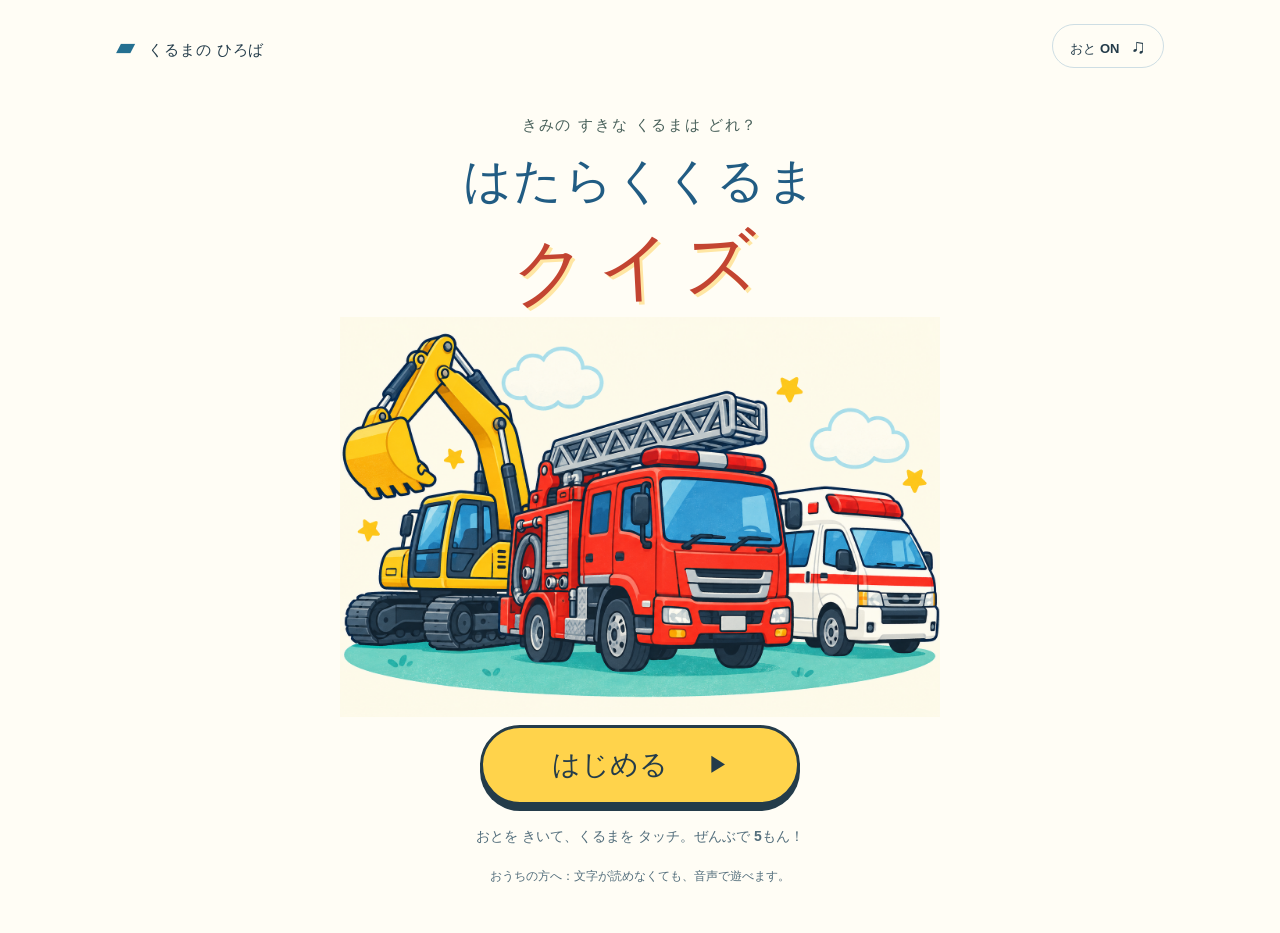
<file: index.html>
<!DOCTYPE html>
<html lang="ja">
<head>
  <meta charset="UTF-8">
  <meta name="viewport" content="width=device-width, initial-scale=1">
  <meta name="apple-mobile-web-app-capable" content="yes">
  <meta name="theme-color" content="#edf6f8">
  <title>はたらくくるま クイズ</title>
  <link rel="stylesheet" href="style.css">
</head>
<body>
  <header class="app-header"><a href="./" class="brand" aria-label="はたらくくるまクイズ ホーム"><span aria-hidden="true">▰</span> くるまの ひろば</a><button id="sound-btn" class="tool-btn" aria-label="おとを消す" aria-pressed="false">おと ON <span aria-hidden="true">♫</span></button></header>
  <main>
    <section id="home-section" class="home-screen" aria-labelledby="home-title">
      <div class="home-copy"><p class="intro">きみの すきな くるまは どれ？</p><h1 id="home-title">はたらくくるま<span>クイズ</span></h1></div>
      <div class="vehicle-illustration"><img src="images/home-vehicles.png" alt="黄色いショベルカー、赤いはしご車、白い救急車のイラスト" width="1536" height="1024" fetchpriority="high"></div>
      <button id="resume-btn" class="btn btn-primary hidden">つづきから あそぶ <span>▶</span></button><p id="resume-note" class="home-note"></p>
      <button id="start-btn" class="btn btn-primary" disabled>じゅんびちゅう…</button><p id="load-status" class="home-note" role="status">おとを きいて、くるまを タッチ。ぜんぶで 5もん！</p>
      <p class="parent-note">おうちの方へ：文字が読めなくても、音声で遊べます。</p>
    </section>
    <section id="quiz-section" class="quiz-screen hidden" aria-label="クイズ">
      <div class="quiz-top"><button id="quit-btn" class="text-btn">⌂ もどる</button><div id="progress" class="progress-track" aria-label="進み具合"></div><span id="question-count" class="question-count"></span></div>
      <div class="quiz-header"><div><p class="question-hint">どーこだ？</p><h1 id="question-text" tabindex="-1"></h1></div><button id="speak-btn" class="speak-btn" aria-label="もういちど きく">♫<small>きく</small></button></div>
      <div id="vehicle-grid" class="vehicle-grid"></div><p id="feedback" class="feedback" role="status">これかな？と おもったら タッチ！</p>
    </section>
    <section id="correct-overlay" class="correct-screen hidden" aria-labelledby="correct-label"><div class="success-badge" aria-hidden="true">✓</div><h1 id="correct-label" tabindex="-1">せいかい！</h1><p class="success-note">みつけたね！</p><p id="found-count" class="found-count"></p><div class="found-vehicle"><img id="correct-img" alt=""><h2 id="correct-name"></h2></div><button id="next-btn" class="btn btn-primary">つぎへ すすむ <span>▶</span></button></section>
    <section id="result-section" class="result-screen hidden" aria-labelledby="result-title"><div class="result-stars" aria-hidden="true">★ ★ ★</div><p class="intro">ぜんぶ みつけたね！</p><h1 id="result-title" tabindex="-1">よくできました！</h1><p class="result-note">くるまを タッチすると、なまえが きけるよ。</p><div id="collection" class="collection"></div><p id="collection-feedback" class="collection-feedback" role="status"></p><p class="together-note">おそとで みた くるまは あるかな？</p><button id="replay-btn" class="btn btn-primary">もういちど あそぶ <span>↻</span></button><button id="home-btn" class="text-btn">⌂ はじめに もどる</button></section>
  </main>
  <dialog id="exit-dialog"><h2>ひとやすみ する？</h2><p>つづきは とっておくよ。いつでも もどってきてね。</p><button id="continue-btn" class="btn btn-primary">つづける</button><button id="exit-btn" class="text-btn">ひとやすみ する</button></dialog>
  <script src="app.js"></script>
</body>
</html>
</file>
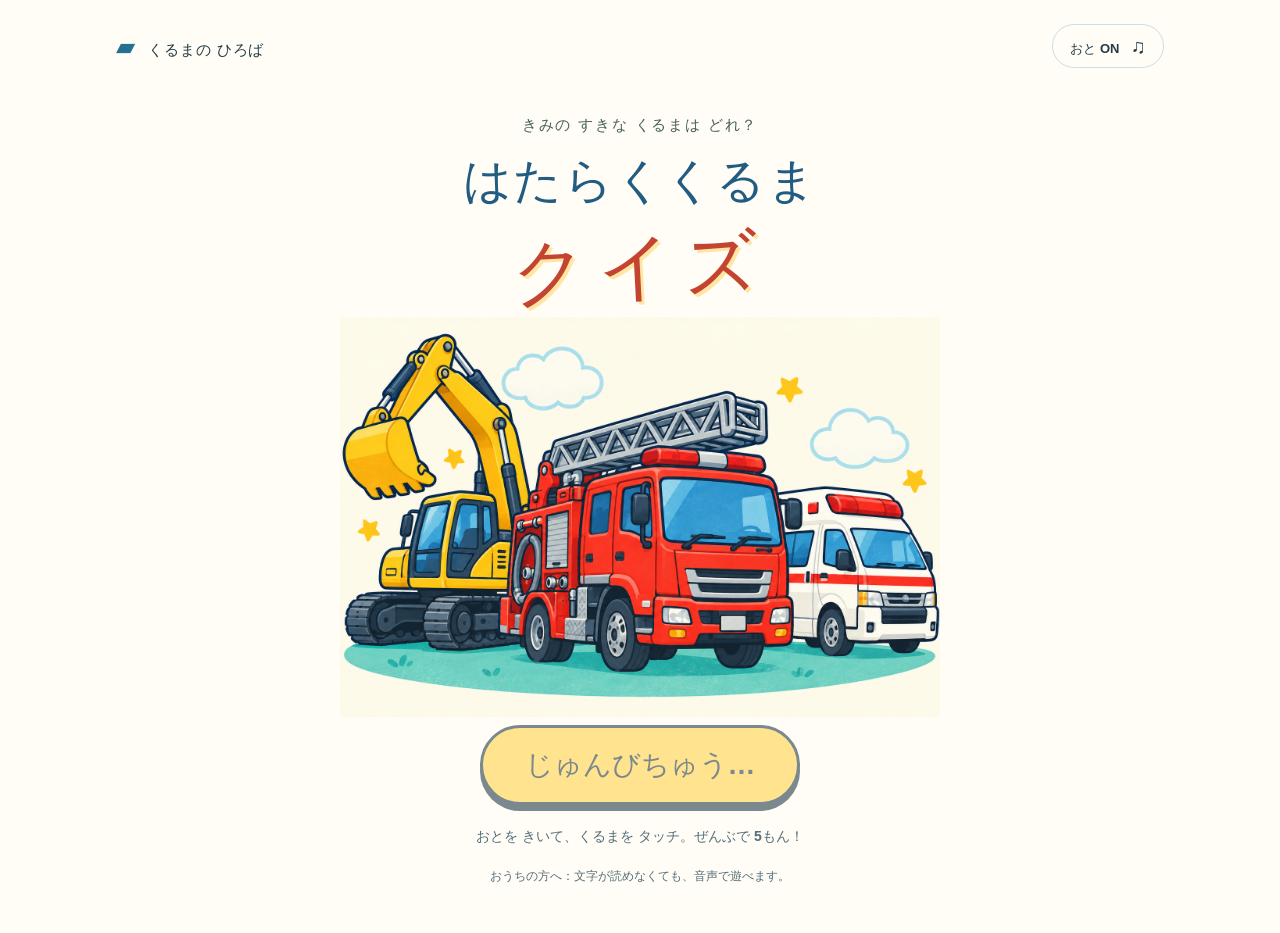
<file: quiz.html>
<!DOCTYPE html>
<html lang="ja">
<head>
  <meta charset="UTF-8">
  <meta http-equiv="refresh" content="0;url=index.html">
  <title>リダイレクト中...</title>
</head>
<body>
  <p><a href="index.html">こちら</a>へ移動します...</p>
</body>
</html>
</file>
<file: style.css>
:root {
  --sky:#edf6f8;
  --ink:#243c4a;
  --muted:#536e7c;
  --yellow:#ffd24b;
  --blue:#247091;
  --green:#267a57;
  --white:#fff;
  font-family:'Hiragino Maru Gothic ProN','Hiragino Kaku Gothic ProN','Yu Gothic',sans-serif;
  color:var(--ink);
  background:var(--sky);
  font-synthesis:none;
}
* {
  box-sizing:border-box;
}
body {
  margin:0;
  min-height:100dvh;
}
button,a {
  -webkit-tap-highlight-color:transparent;
  touch-action:manipulation;
}
button {
  font:inherit;
  cursor:pointer;
  color:inherit;
}
button:disabled {
  cursor:default;
}
button:focus-visible,a:focus-visible {
  outline:4px solid var(--blue);
  outline-offset:5px;
}
button:active:not(:disabled) {
  transform:translateY(3px);
}
.hidden {
  display:none!important;
}
.app-header {
  max-width:1120px;
  margin:auto;
  display:flex;
  justify-content:space-between;
  align-items:center;
  padding:24px 36px;
}
.brand {
  text-decoration:none;
  color:var(--ink);
  font-size:15px;
  font-weight:800;
  letter-spacing:.06em;
}
.brand span {
  color:var(--blue);
  font-size:25px;
  margin-right:7px;
}
.tool-btn {
  border:1px solid #cedee4;
  background:transparent;
  border-radius:24px;
  min-height:44px;
  padding:8px 17px;
  font-size:13px;
  font-weight:700;
}
.tool-btn span {
  margin-left:8px;
  font-size:20px;
}
main {
  max-width:1024px;
  margin:auto;
  padding:10px 32px 36px;
}
.home-screen {
  text-align:center;
}
.intro {
  font-weight:700;
  font-size:16px;
  letter-spacing:.12em;
  margin:18px 0;
}
.home-copy h1 {
  font-size:clamp(32px,5vw,54px);
  letter-spacing:.04em;
  line-height:1.4;
  margin:12px 0;
  font-weight:900;
}
.home-copy h1 span {
  display:block;
  font-size:clamp(44px,6.3vw,72px);
  letter-spacing:.12em;
}
.btn {
  display:flex;
  justify-content:center;
  align-items:center;
  gap:30px;
  border:0;
  border-radius:20px;
  min-height:72px;
  padding:18px 38px;
  font-weight:800;
  font-size:25px;
  max-width:100%;
  margin-inline:auto;
}
.btn-primary {
  background:var(--yellow);
  box-shadow:0 5px 0 #d7a72d;
  color:var(--ink);
  min-width:300px;
}
.btn-primary:disabled {
  opacity:.6;
}
.btn span {
  font-size:21px;
}
.home-note {
  font-size:14px;
  font-weight:700;
  color:var(--muted);
  margin-top:23px;
}
.parent-note {
  font-size:12px;
  color:var(--muted);
  margin-top:34px;
}
.quiz-screen {
  max-width:850px;
  margin:auto;
}
.quiz-top {
  display:flex;
  align-items:center;
  justify-content:space-between;
  gap:15px;
  margin-bottom:26px;
}
.text-btn {
  background:transparent;
  border:0;
  padding:12px;
  min-height:48px;
  font-size:15px;
  font-weight:700;
}
.progress-track {
  display:flex;
  gap:10px;
}
.progress-stop {
  width:30px;
  height:10px;
  border-radius:10px;
  background:#d3e2e7;
}
.progress-stop.done {
  background:var(--green);
}
.progress-stop.current {
  background:var(--yellow);
}
.question-count {
  font-size:14px;
  font-weight:800;
}
.quiz-header {
  display:flex;
  justify-content:center;
  align-items:center;
  gap:24px;
  text-align:center;
  margin-bottom:24px;
  min-height:92px;
}
.question-hint {
  font-size:16px;
  color:var(--muted);
  margin:0 0 8px;
}
.quiz-header h1 {
  font-size:clamp(23px,3.8vw,38px);
  margin:0;
  overflow-wrap:anywhere;
}
.speak-btn {
  border:2px solid #c6dce5;
  background:white;
  border-radius:50%;
  width:72px;
  height:72px;
  flex-shrink:0;
  color:var(--blue);
  font-size:27px;
}
.speak-btn small {
  display:block;
  font-size:11px;
  font-weight:700;
}
.vehicle-grid {
  display:grid;
  grid-template-columns:1fr 1fr;
  gap:18px;
}
.vehicle-card {
  position:relative;
  border:3px solid white;
  background:white;
  border-radius:23px;
  box-shadow:0 4px 0 #d4e3e9;
  padding:16px;
  aspect-ratio:1.55;
  overflow:hidden;
  min-width:0;
}
.vehicle-card img {
  display:block;
  width:100%;
  height:100%;
  object-fit:contain;
  mix-blend-mode:multiply;
}
.vehicle-card:hover:not(:disabled) {
  border-color:#a4c9d9;
}
.card-label {
  position:absolute;
  bottom:0;
  left:0;
  right:0;
  font-size:13px;
  padding:8px;
  background:#e8f0f4;
  display:none;
  font-weight:700;
}
.vehicle-card.wrong {
  background:#eff3f4;
  border-color:#ccdce3;
}
.vehicle-card.wrong img {
  opacity:.55;
}
.vehicle-card.wrong .card-label {
  display:block;
}
.feedback {
  text-align:center;
  color:var(--muted);
  font-size:15px;
  font-weight:700;
  margin:24px 0;
}
.correct-screen,.result-screen {
  text-align:center;
  padding-top:20px;
}
.success-badge {
  display:grid;
  place-items:center;
  width:68px;
  height:68px;
  background:var(--green);
  border-radius:50%;
  color:white;
  font-size:44px;
  font-weight:800;
  margin:auto;
}
.correct-screen h1,.result-screen h1 {
  font-size:clamp(30px,5vw,46px);
  margin:14px 0 8px;
}
.success-note {
  color:var(--green);
  font-weight:700;
  margin:0;
}
.found-vehicle {
  background:white;
  border-radius:28px;
  max-width:460px;
  margin:26px auto;
  padding:24px;
}
.found-vehicle img {
  width:100%;
  height:210px;
  object-fit:contain;
}
.found-vehicle h2 {
  font-size:24px;
  margin:16px 0 0;
}
.result-stars {
  color:#ad7800;
  font-size:48px;
  letter-spacing:12px;
}
.result-note {
  color:var(--muted);
}
.collection {
  display:flex;
  flex-wrap:wrap;
  justify-content:center;
  gap:12px;
  margin:30px auto;
  max-width:760px;
}
.collection figure {
  margin:0;
  background:white;
  border-radius:16px;
  padding:14px 10px;
  width:calc(33.333% - 12px);
}
.collection img {
  width:100%;
  height:110px;
  object-fit:contain;
}
.collection figcaption {
  font-size:13px;
  font-weight:700;
  overflow-wrap:anywhere;
  margin-top:8px;
}
.result-screen>.text-btn {
  margin-top:20px;
}
dialog {
  border:0;
  border-radius:24px;
  color:var(--ink);
  max-width:min(440px,90vw);
  padding:28px;
  text-align:center;
}
dialog::backdrop {
  background:#243c4a80;
}
dialog h2 {
  font-size:24px;
}
dialog p {
  font-size:15px;
  line-height:1.8;
}
dialog .btn {
  min-width:0;
  width:100%;
  font-size:22px;
}
dialog .text-btn {
  margin-top:16px;
}
@media(min-width:800px) and (min-height:850px) {
  .home-screen {
    padding-top:35px;
  }
}
@media(max-width:600px) {
  .app-header {
    padding:16px 20px;
  }
  .brand {
    font-size:12px;
  }
  .tool-btn {
    padding:6px 12px;
  }
  main {
    padding:4px 18px 26px;
  }
  .intro {
    font-size:13px;
    margin-top:16px;
  }
  .btn {
    font-size:23px;
    min-width:270px;
    min-height:68px;
  }
  .home-note {
    font-size:12px;
    line-height:1.7;
  }
  .parent-note {
    font-size:10px;
    margin-top:25px;
  }
  .quiz-top {
    margin-bottom:16px;
    gap:8px;
  }
  .progress-track {
    gap:6px;
  }
  .progress-stop {
    width:23px;
    height:9px;
  }
  .quiz-top .text-btn {
    font-size:13px;
    padding-left:0;
  }
  .quiz-header {
    gap:12px;
    margin-bottom:18px;
    min-height:80px;
  }
  .speak-btn {
    width:60px;
    height:60px;
  }
  .vehicle-grid {
    gap:12px;
  }
  .vehicle-card {
    aspect-ratio:1.04;
    padding:10px;
    border-radius:18px;
  }
  .feedback {
    font-size:13px;
  }
  .found-vehicle img {
    height:190px;
  }
  .found-vehicle {
    padding:20px;
    margin:22px auto;
  }
  .found-vehicle h2 {
    font-size:21px;
  }
  .correct-screen {
    padding-top:8px;
  }
  .collection {
    gap:10px;
    margin-block:24px;
  }
  .collection figure {
    width:calc(50% - 5px);
  }
  .collection img {
    height:85px;
  }
  .result-screen {
    padding-top:8px;
  }
  .result-stars {
    font-size:36px;
  }
  .result-screen h1 {
    font-size:30px;
  }
}
@media(prefers-reduced-motion:no-preference) {
  .vehicle-card,.btn {
    transition:transform .15s,border-color .15s;
  }
  .success-badge {
    animation:pop .28s ease-out;
  }
  @keyframes pop {
    from {
      transform:scale(.7);
    }
    to {
      transform:scale(1);
    }
  }
}

/* Picture-book entrance: bold vehicles, playful lettering, one obvious action. */
body:has(.home-screen:not(.hidden)) {
  background: #fffdf5;
}
.home-screen {
  max-width: 780px;
  margin-inline: auto;
  padding-top: 4px;
}
.home-copy .intro {
  color: #48605a;
  font-size: 15px;
  margin: 10px 0 14px;
}
.home-copy h1 {
  color: #215c83;
  font-size: clamp(30px, 4.3vw, 48px);
  font-weight: 900;
  line-height: 1.35;
  margin: 0;
  letter-spacing: .035em;
}
.home-copy h1 span {
  color: #c34431;
  font-size: clamp(52px, 6.7vw, 74px);
  letter-spacing: .13em;
  text-shadow: 3px 3px 0 #ffe6a3;
  transform: rotate(-3deg);
  margin-top: 3px;
}
.vehicle-illustration {
  max-width: 600px;
  margin: 0 auto 8px;
}
.vehicle-illustration img {
  display: block;
  width: 100%;
  height: auto;
  mix-blend-mode: multiply;
}
.home-screen .btn-primary {
  background: #ffd34b;
  border: 3px solid #243c4a;
  border-radius: 999px;
  box-shadow: 0 6px 0 #243c4a;
  min-width: 320px;
  font-size: 28px;
  min-height: 78px;
  gap: 40px;
}
.home-screen .home-note {
  margin-top: 23px;
}
.home-screen .parent-note {
  margin-top: 22px;
}
@media (max-width: 600px) {
  .home-screen { padding-top: 14px; }
  .home-copy .intro { font-size: 12px; margin: 4px 0 14px; }
  .vehicle-illustration { margin: 12px -10px 18px; }
  .home-screen .btn-primary { min-width: min(290px, 100%); font-size: 26px; min-height: 74px; }
  .home-screen .parent-note { margin-top: 24px; }
}

/* Collected vehicles show real progress, without scores or penalties. */
.progress-stop {
  width: 42px;
  height: 34px;
  display: grid;
  place-items: center;
  overflow: hidden;
  border-radius: 9px;
  font-weight: 800;
  color: var(--muted);
}
.progress-stop.done { background: white; border: 2px solid var(--green); }
.progress-stop.current { color: var(--ink); }
.progress-stop img { width: 100%; height: 100%; object-fit: contain; }
.found-count { color: var(--green); font-size: 14px; font-weight: 700; margin: 14px 0 0; }
.collection-vehicle {
  display: block;
  width: 100%;
  border: 2px solid transparent;
  border-radius: 12px;
  padding: 4px;
  background: white;
}
.collection-vehicle:not(:disabled):hover { border-color: var(--blue); }
.collection-vehicle:not(:disabled)::after { content: '♫ なまえを きく'; display: block; color: var(--blue); font-size: 12px; font-weight: 700; margin-top: 6px; }
.collection-feedback { min-height: 24px; color: var(--blue); font-weight: 700; margin: 8px 0; }
.together-note { color: var(--muted); font-size: 15px; margin: 8px 0 24px; }
.home-screen .secondary-start {
  background: transparent;
  border: 0;
  box-shadow: none;
  font-size: 16px;
  min-height: 48px;
  margin-top: 14px;
  padding: 10px;
}
#resume-note:empty { display: none; }
.speak-btn:disabled { opacity: .45; }
@media (max-width: 600px) {
  .progress-stop { width: 30px; height: 28px; border-radius: 7px; }
  .progress-track { gap: 4px; }
  .collection figcaption { font-size: 12px; }
}
</file>
